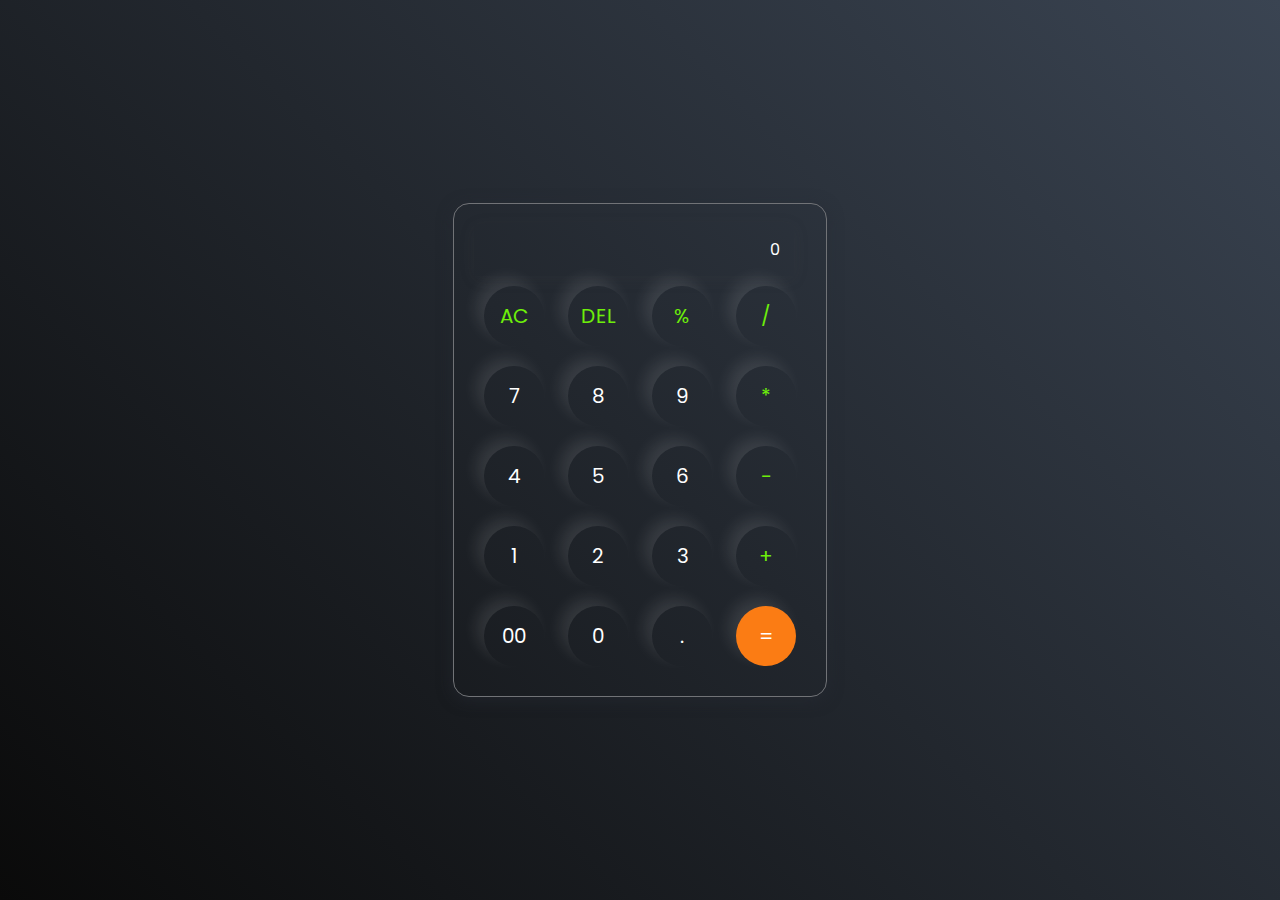
<file: Calculator.html>
<!DOCTYPE html>
<html lang="en">
<head>
  <title>Calculator</title>
  <meta charset="utf-8">
  <meta name="viewport" content="width=device-width, initial-scale=1">

  <link rel="stylesheet" href="calculator.css">

<link rel="stylesheet" href="https://cdnjs.cloudflare.com/ajax/libs/font-awesome/4.7.0/css/font-awesome.min.css">
  <link href="https://cdn.jsdelivr.net/npm/bootstrap@5.3.3/dist/css/bootstrap.min.css" rel="stylesheet">
  <script src="https://cdn.jsdelivr.net/npm/bootstrap@5.3.3/dist/js/bootstrap.bundle.min.js"></script>
</head>
<body>

<div class="Calculator">
    <input type="text" placeholder="0" id="inputbox">
        <div >

        <button class="btns oprators">AC</button>
        <button class="btns oprators">DEL</button>
        <button class="btns oprators">%</button>
        <button class="btns oprators">/</button>
        
        </div>
        <div>

        <button class="btns">7</button>
        <button class="btns">8</button>
        <button class="btns">9</button>
        <button class="btns oprators">*</button>

        </div>
        <div>

        <button class="btns">4</button>
        <button class="btns">5</button>
        <button class="btns">6</button>
        <button class="btns oprators">-</button>

        </div>
        <div>

        <button class="btns">1</button>
        <button class="btns">2</button>
        <button class="btns">3</button>
        <button class="btns oprators">+</button>

        </div>
        <div>

        <button class="btns">00</button>
        <button class="btns">0</button>
        <button class="btns">.</button>
        <button class="btns equalbtn">=</button>

        </div>

<script src="script.js"></script>
</div>


    </body>
    </html>
</file>
<file: calculator.css>
@import url('https://fonts.googleapis.com/css2?family=Poppins:ital,wght@0,100;0,200;0,300;0,400;0,500;0,600;0,700;0,800;0,900;1,100;1,200;1,300;1,400;1,500;1,600;1,700;1,800;1,900&display=swap');

*{
    margin: 0;
    padding: 0;
    box-sizing: border-box;
    font-family: "Poppins", sans-serif;
}

body{
    width: 100%;
    height: 100vh;
    display: flex;
    justify-content: center;
    align-items: center;
    background: linear-gradient(45deg,#0a0a0a,#3a4452);
}

.Calculator{
    border: 1px solid #717377;
    padding: 20px;
    border-radius: 16px;
    background: transparent;
    box-shadow: 0px 3px 15px rgba(39, 44, 53, 0.5);
}
input{
     width:320px;
     border:none;
     padding:14px;
     margin:10px;
     font-size: 20px;
     background: transparent;
     box-shadow: 0px 3px 15px rgba(84, 84, 84, 0.1);
     text-align: right;
     cursor: pointer;
     color: #ffffff;
     
}
input::placeholder{
    color: #ffffff;
}
.btns{
    border: none;
    width:60px;
    height:60px;
    margin: 10px;
    border-radius:50%;
    background: transparent;
    color: #ffffff;
    box-shadow: -8px -8px 15px rgba(255,255,255,0.1);
    cursor: pointer;
    font-size: 20px;
    
}
.oprators{
    color: #6dee0a;
}
.equalbtn{

    background-color: #fb7c14;
}
</file>
